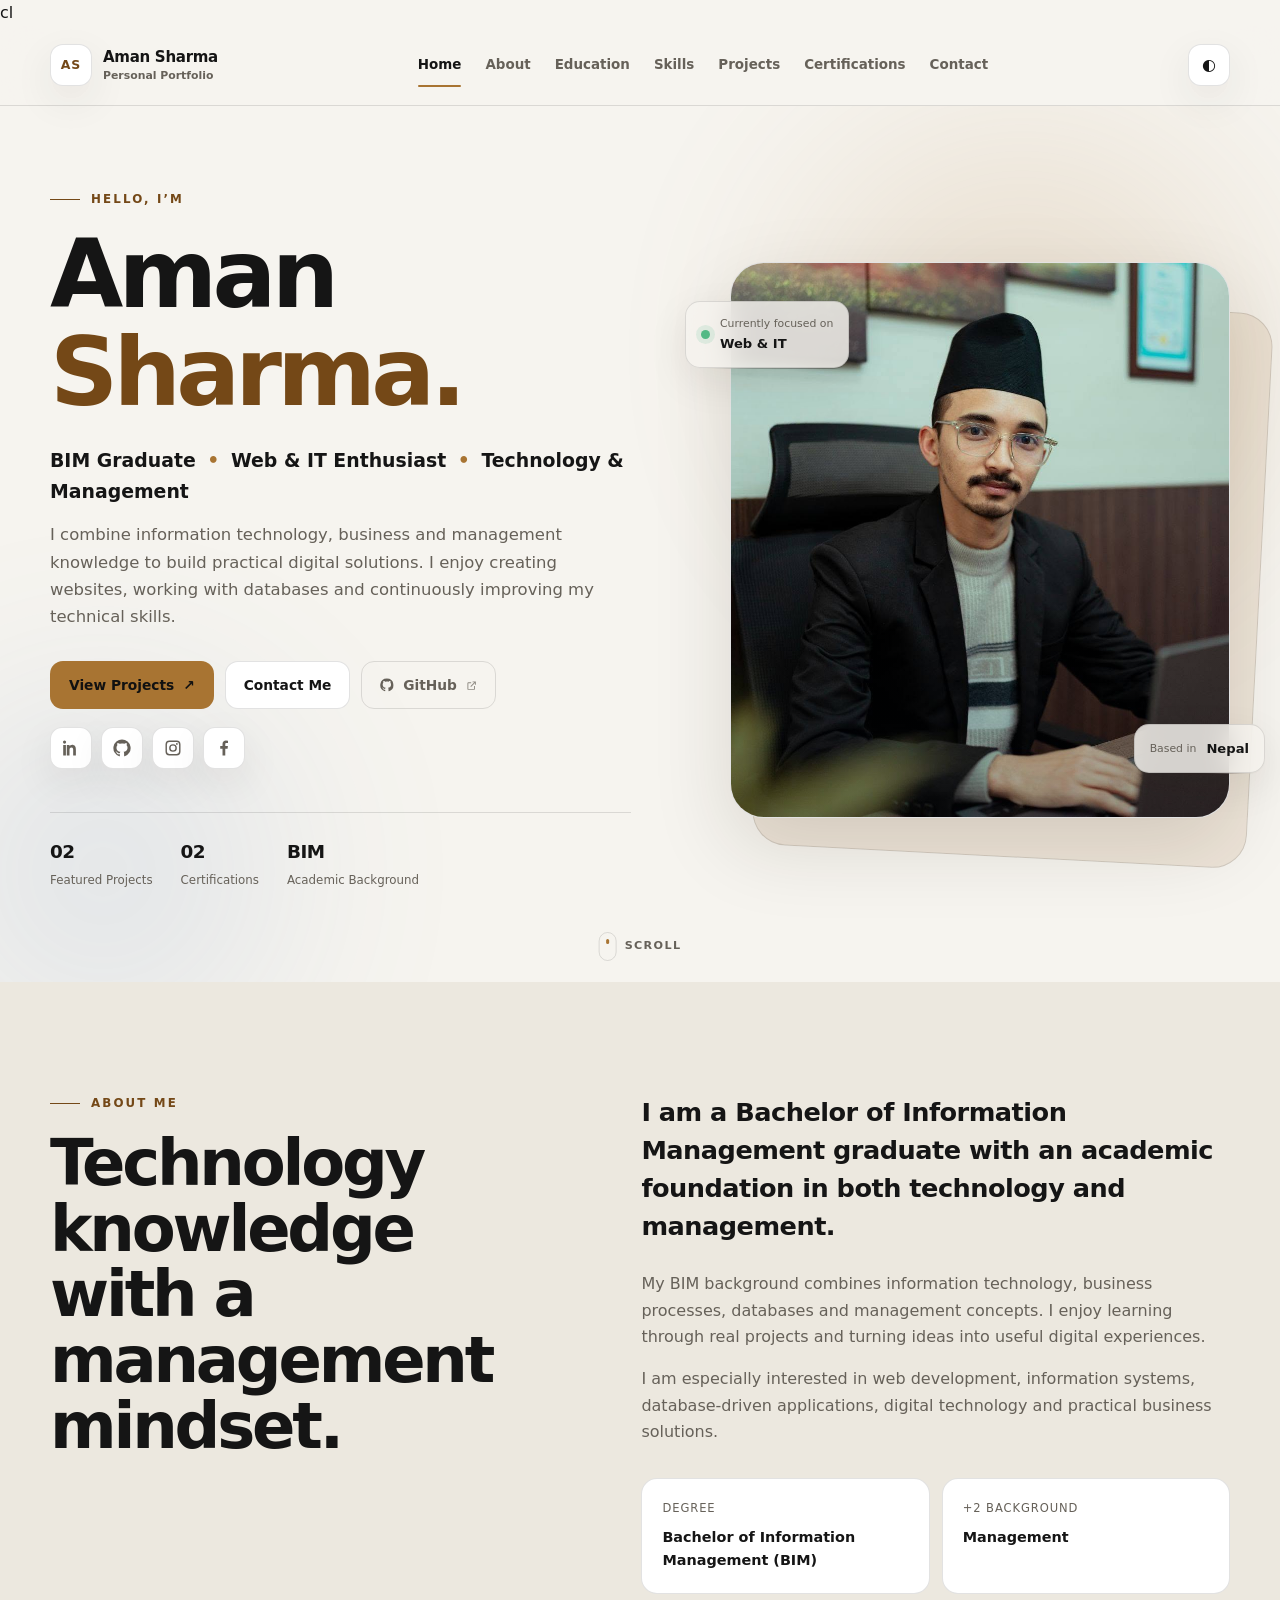
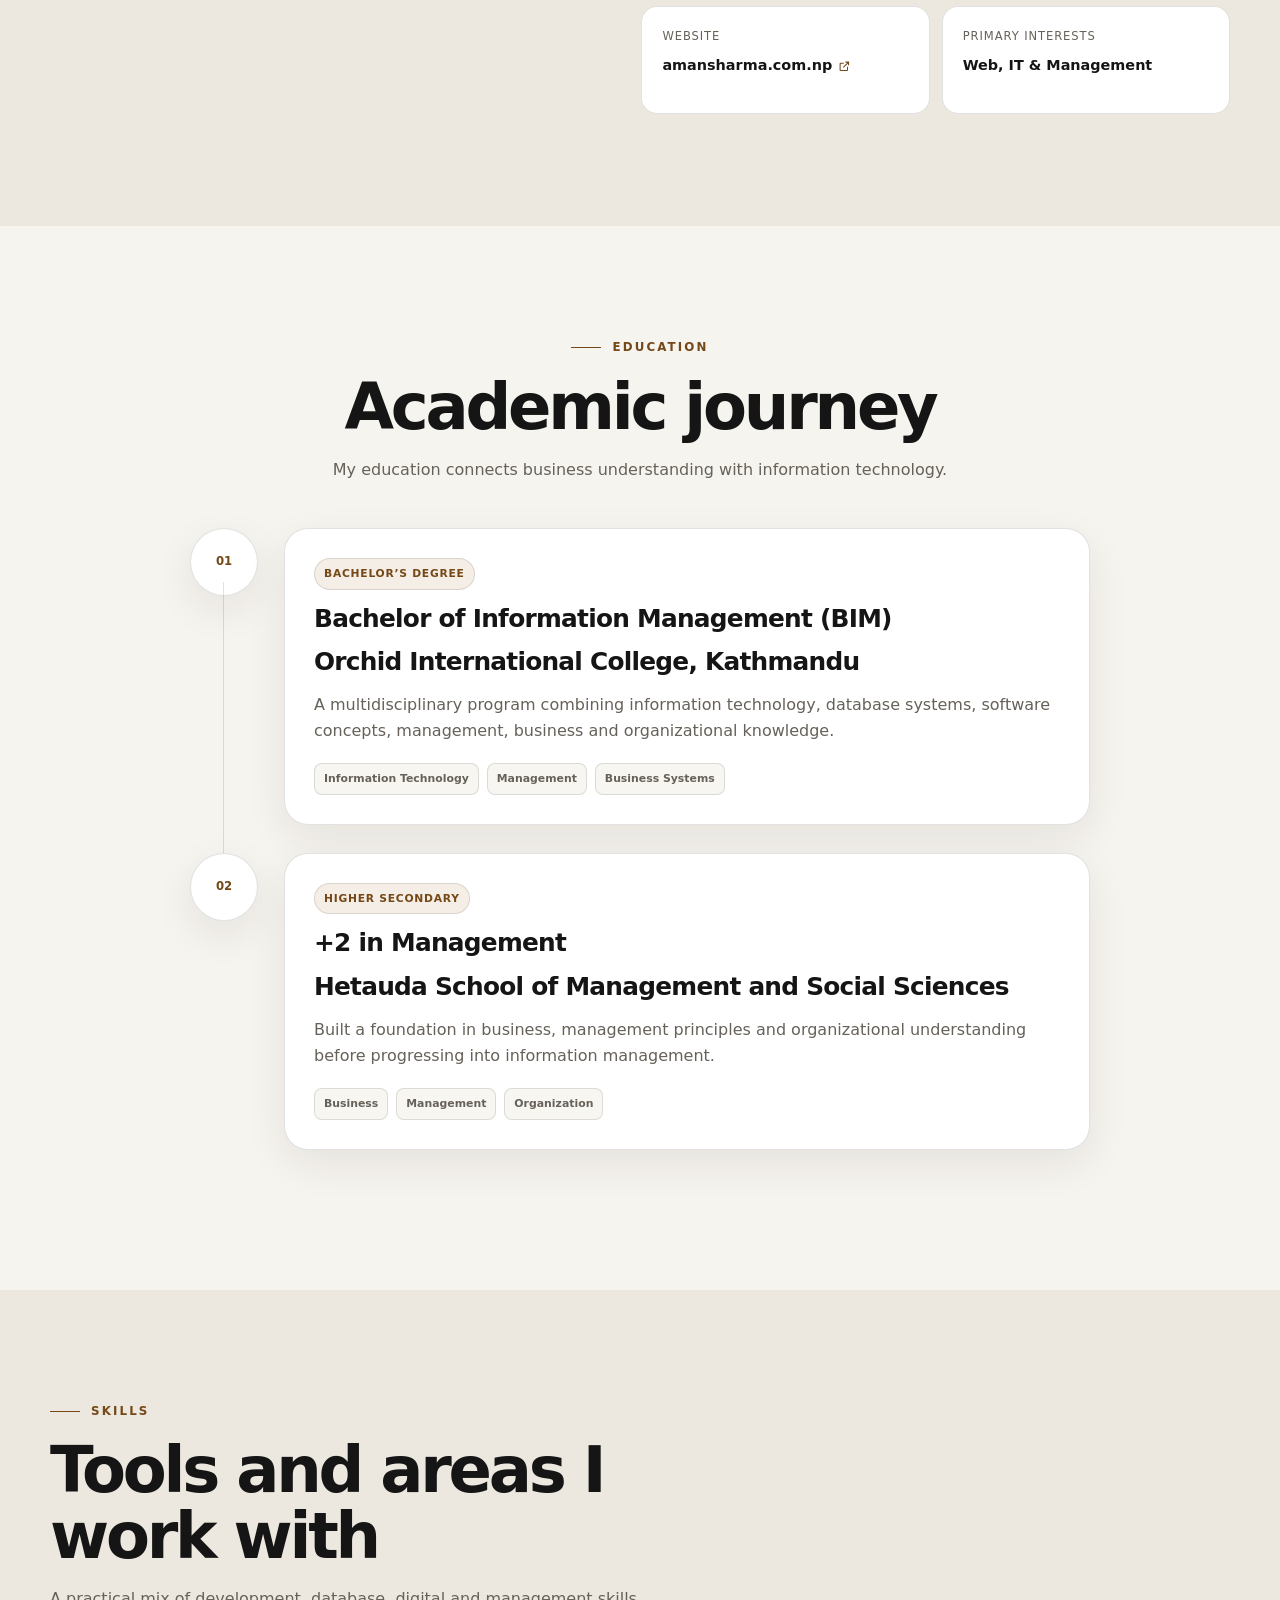
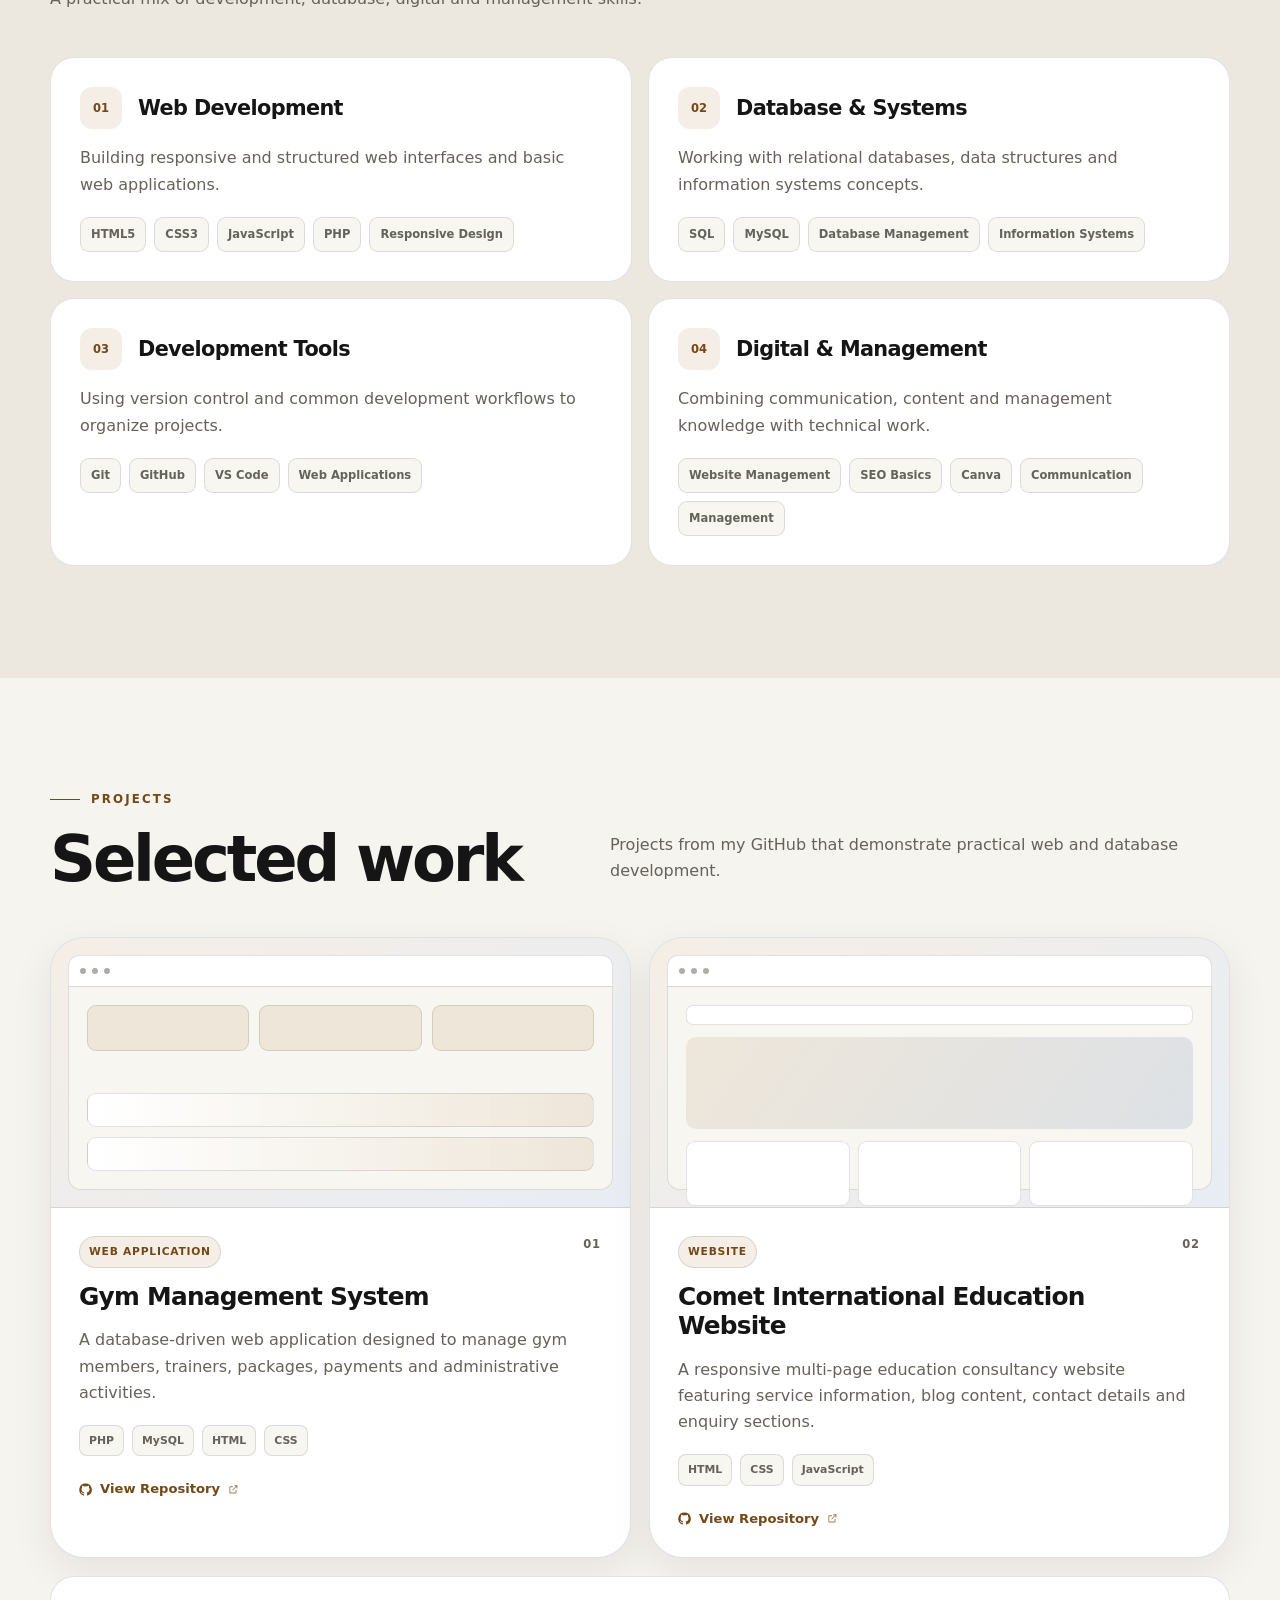
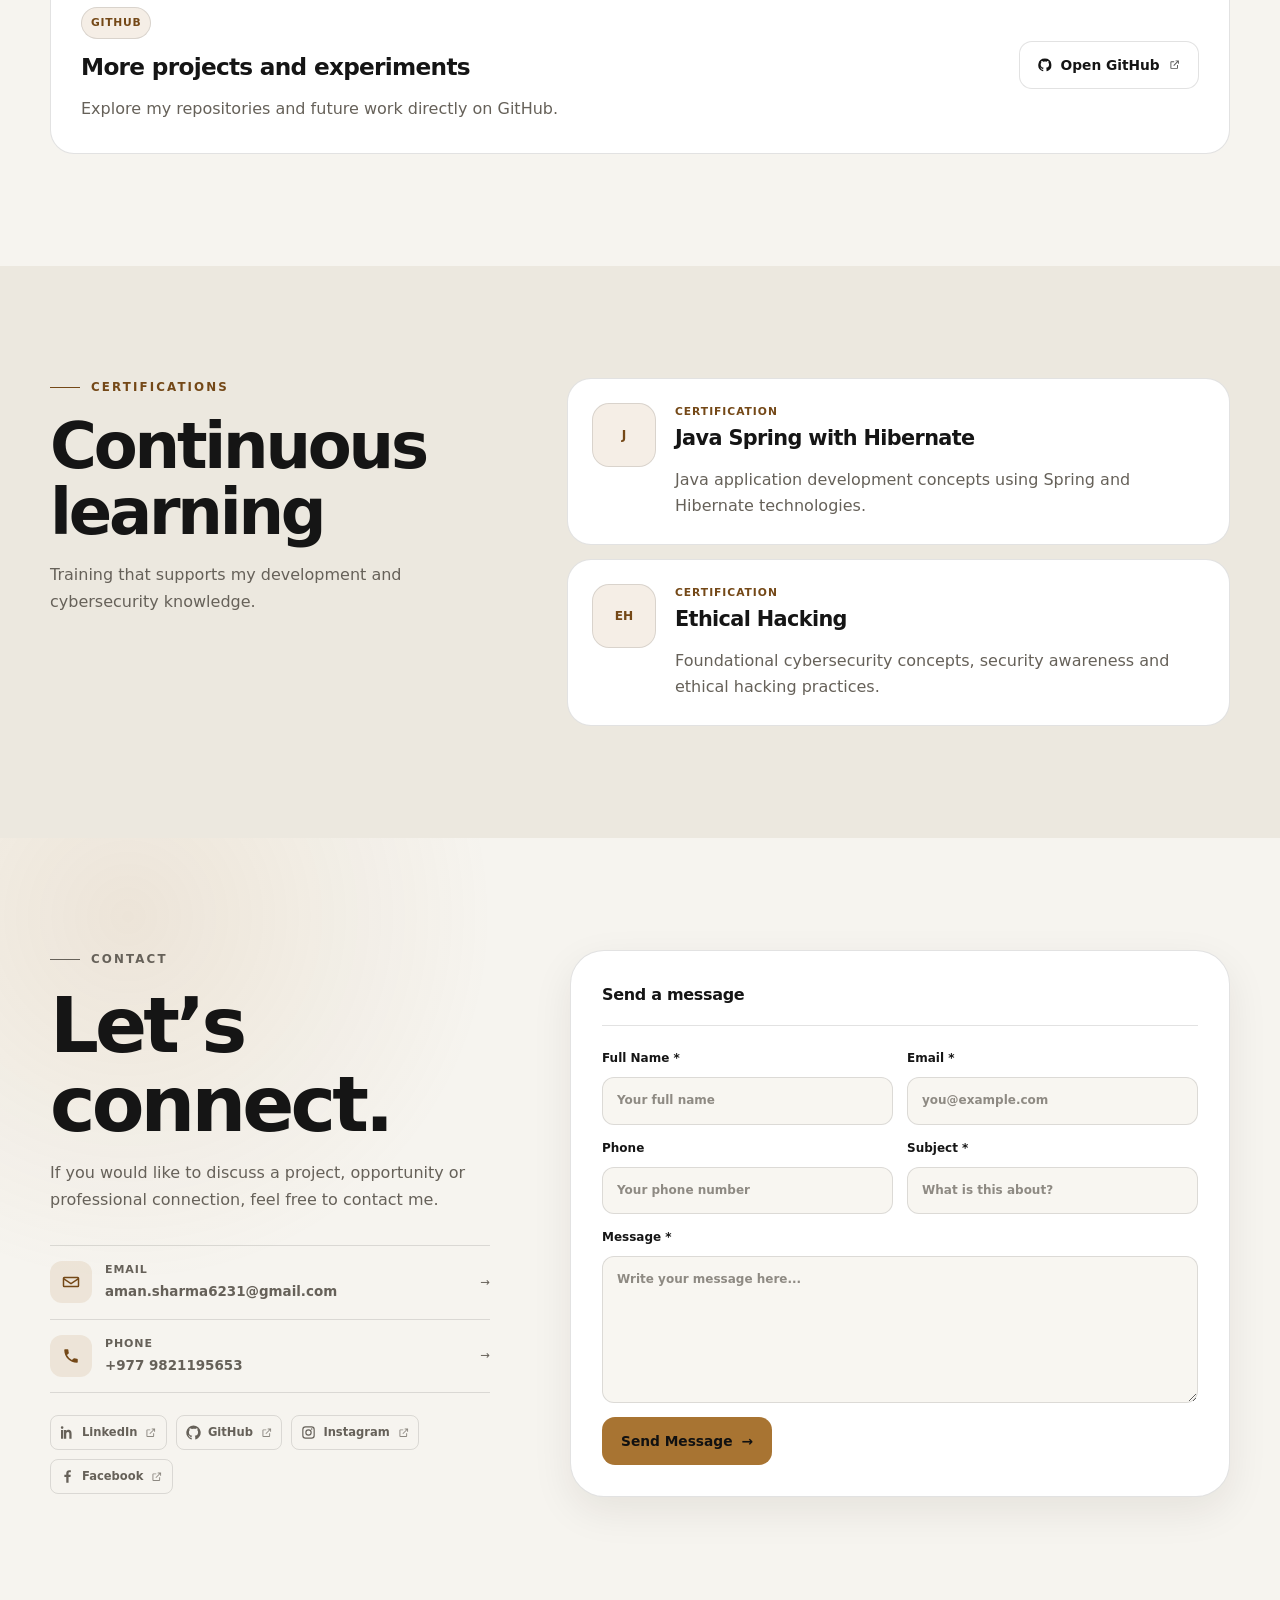
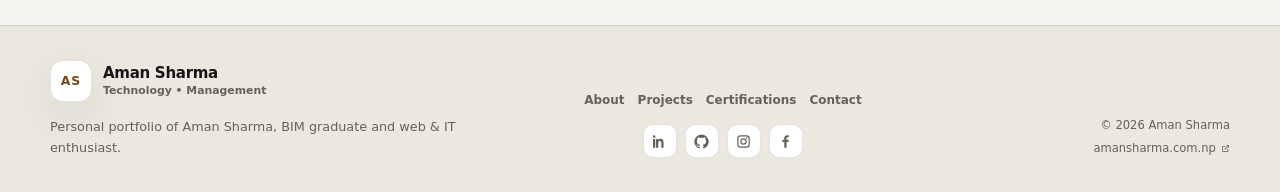
<file: index.html>
cl<!doctype html>
<html lang="en" data-theme="dark">
<head>
  <meta charset="utf-8">
  <meta name="viewport" content="width=device-width, initial-scale=1, viewport-fit=cover">
  <meta name="theme-color" content="#0a0f18">
  <meta name="description" content="Official personal portfolio of Aman Sharma — BIM graduate, web and IT enthusiast with interests in technology, management and digital solutions.">
  <meta name="keywords" content="Aman Sharma, Aman Sharma Nepal, BIM graduate Nepal, web developer Nepal, portfolio, information management, PHP, JavaScript, MySQL">
  <meta name="author" content="Aman Sharma">
  <meta name="robots" content="index, follow">

  <link rel="canonical" href="https://amansharma.com.np/">
  <link rel="icon" href="assets/images/favicon.svg" type="image/svg+xml">
  <link rel="manifest" href="manifest.webmanifest">
  <link rel="stylesheet" href="css/style.css">

  <meta property="og:type" content="website">
  <meta property="og:title" content="Aman Sharma | Personal Portfolio">
  <meta property="og:description" content="BIM Graduate | Web & IT Enthusiast | Technology & Management">
  <meta property="og:url" content="https://amansharma.com.np/">
  <meta property="og:image" content="https://amansharma.com.np/assets/images/aman.jpg">
  <meta property="og:site_name" content="Aman Sharma">

  <meta name="twitter:card" content="summary_large_image">
  <meta name="twitter:title" content="Aman Sharma | Personal Portfolio">
  <meta name="twitter:description" content="BIM Graduate | Web & IT Enthusiast | Technology & Management">
  <meta name="twitter:image" content="https://amansharma.com.np/assets/images/aman.jpg">

  <title>Aman Sharma | Personal Portfolio</title>

  <script type="application/ld+json">
  {
    "@context": "https://schema.org",
    "@type": "Person",
    "name": "Aman Sharma",
    "url": "https://amansharma.com.np/",
    "email": "mailto:aman.sharma6231@gmail.com",
    "telephone": "+9779860945752",
    "image": "https://amansharma.com.np/assets/images/aman.jpg",
    "sameAs": [
      "https://www.facebook.com/amansharma7978/",
      "https://www.instagram.com/amansharma7978/",
      "https://www.linkedin.com/in/aman-sharma-056aa4278/",
      "https://github.com/callmeaman5752"
    ],
    "knowsAbout": ["Web Development", "Information Management", "PHP", "JavaScript", "MySQL", "Technology Management"]
  }
  </script>
</head>
<body>
  <!-- Reusable inline SVG icons: no external icon library required -->
  <svg class="svg-sprite" aria-hidden="true" focusable="false">
    <symbol id="icon-github" viewBox="0 0 24 24"><path d="M12 .7a11.5 11.5 0 0 0-3.64 22.41c.58.1.79-.25.79-.56v-2.24c-3.22.7-3.9-1.37-3.9-1.37-.52-1.35-1.29-1.71-1.29-1.71-1.05-.72.08-.7.08-.7 1.16.08 1.77 1.2 1.77 1.2 1.04 1.78 2.72 1.26 3.38.97.1-.75.4-1.27.74-1.56-2.57-.29-5.27-1.29-5.27-5.72 0-1.26.45-2.3 1.19-3.11-.12-.29-.52-1.47.11-3.06 0 0 .97-.31 3.17 1.19A11 11 0 0 1 12 6.05c.98 0 1.96.13 2.88.39 2.2-1.5 3.16-1.19 3.16-1.19.64 1.59.24 2.77.12 3.06.74.81 1.18 1.85 1.18 3.11 0 4.45-2.71 5.42-5.29 5.71.42.36.78 1.06.78 2.14v3.28c0 .31.21.67.8.56A11.5 11.5 0 0 0 12 .7Z"/></symbol>
    <symbol id="icon-linkedin" viewBox="0 0 24 24"><path d="M5.2 7.9H1.6V22h3.6V7.9ZM3.4 2A2.1 2.1 0 1 0 3.4 6.2 2.1 2.1 0 0 0 3.4 2Zm10.4 5.6c-2 0-3.2 1.1-3.8 2.1V7.9H6.4V22H10v-7c0-1.84.35-3.62 2.63-3.62 2.24 0 2.27 2.1 2.27 3.74V22h3.61v-7.75c0-3.8-.82-6.65-5.71-6.65Z"/></symbol>
    <symbol id="icon-instagram" viewBox="0 0 24 24"><path d="M7.2 2h9.6A5.2 5.2 0 0 1 22 7.2v9.6a5.2 5.2 0 0 1-5.2 5.2H7.2A5.2 5.2 0 0 1 2 16.8V7.2A5.2 5.2 0 0 1 7.2 2Zm0 1.9A3.3 3.3 0 0 0 3.9 7.2v9.6a3.3 3.3 0 0 0 3.3 3.3h9.6a3.3 3.3 0 0 0 3.3-3.3V7.2a3.3 3.3 0 0 0-3.3-3.3H7.2Zm9.98 1.43a1.22 1.22 0 1 1 0 2.44 1.22 1.22 0 0 1 0-2.44ZM12 6.85A5.15 5.15 0 1 1 12 17.15 5.15 5.15 0 0 1 12 6.85Zm0 1.86A3.29 3.29 0 1 0 12 15.29 3.29 3.29 0 0 0 12 8.71Z"/></symbol>
    <symbol id="icon-facebook" viewBox="0 0 24 24"><path d="M13.7 22v-9.1h3.05l.46-3.55H13.7V7.08c0-1.03.29-1.73 1.76-1.73h1.88V2.18A25 25 0 0 0 14.6 2c-2.71 0-4.57 1.65-4.57 4.69v2.66H6.96v3.55h3.07V22h3.67Z"/></symbol>
    <symbol id="icon-mail" viewBox="0 0 24 24"><path d="M3 5h18a2 2 0 0 1 2 2v10a2 2 0 0 1-2 2H3a2 2 0 0 1-2-2V7a2 2 0 0 1 2-2Zm0 2 9 6 9-6H3Zm18 10V9.4l-8.45 5.63a1 1 0 0 1-1.1 0L3 9.4V17h18Z"/></symbol>
    <symbol id="icon-phone" viewBox="0 0 24 24"><path d="M6.62 10.79a15.46 15.46 0 0 0 6.59 6.59l2.2-2.2a1 1 0 0 1 1.02-.24c1.12.37 2.33.57 3.57.57a1 1 0 0 1 1 1V20a1 1 0 0 1-1 1C10.61 21 3 13.39 3 4a1 1 0 0 1 1-1h3.5a1 1 0 0 1 1 1c0 1.25.2 2.45.57 3.57a1 1 0 0 1-.25 1.02l-2.2 2.2Z"/></symbol>
    <symbol id="icon-globe" viewBox="0 0 24 24"><path d="M12 2a10 10 0 1 1 0 20 10 10 0 0 1 0-20Zm6.93 9a8 8 0 0 0-1.62-4.15A12.8 12.8 0 0 1 15.78 11h3.15Zm-5.14 0A10.72 10.72 0 0 0 12 5.1 10.72 10.72 0 0 0 10.21 11h3.58ZM8.22 11a12.8 12.8 0 0 1 1.53-4.15A8 8 0 0 0 8.22 11Zm0 2H5.07a8 8 0 0 0 1.62 4.15A12.8 12.8 0 0 1 8.22 13Zm2 0A10.72 10.72 0 0 0 12 18.9 10.72 10.72 0 0 0 13.79 13h-3.58Zm5.56 0a12.8 12.8 0 0 1-1.53 4.15A8 8 0 0 0 18.93 13h-3.15Z"/></symbol>
    <symbol id="icon-external" viewBox="0 0 24 24"><path d="M14 3h7v7h-2V6.41l-8.3 8.3-1.4-1.42L17.58 5H14V3ZM5 5h6v2H5v12h12v-6h2v6a2 2 0 0 1-2 2H5a2 2 0 0 1-2-2V7a2 2 0 0 1 2-2Z"/></symbol>
    <symbol id="icon-code" viewBox="0 0 24 24"><path d="m8.7 16.6-1.4 1.4L1.3 12l6-6 1.4 1.4L4.1 12l4.6 4.6Zm6.6 0 4.6-4.6-4.6-4.6L16.7 6l6 6-6 6-1.4-1.4ZM10.1 21l3.8-18h2L12.1 21h-2Z"/></symbol>
  </svg>
  <a class="skip-link" href="#main">Skip to main content</a>
  <div class="scroll-progress" id="scroll-progress" aria-hidden="true"></div>

  <header class="site-header" id="top">
    <div class="container header-inner">
      <a class="brand" href="#home" aria-label="Aman Sharma home">
        <span class="brand-mark" aria-hidden="true">AS</span>
        <span class="brand-copy">
          <strong>Aman Sharma</strong>
          <small>Personal Portfolio</small>
        </span>
      </a>

      <nav class="nav" id="site-nav" aria-label="Primary navigation">
        <a href="#home">Home</a>
        <a href="#about">About</a>
        <a href="#education">Education</a>
        <a href="#skills">Skills</a>
        <a href="#projects">Projects</a>
        <a href="#certifications">Certifications</a>
        <a href="#contact">Contact</a>
      </nav>

      <div class="header-actions">
        <button class="icon-button" id="theme-toggle" type="button" aria-label="Switch color theme" title="Switch color theme">
          <span class="theme-icon" aria-hidden="true">◐</span>
        </button>
        <button class="menu-button" id="menu-toggle" type="button" aria-expanded="false" aria-controls="site-nav" aria-label="Open navigation menu">
          <span></span><span></span><span></span>
        </button>
      </div>
    </div>
  </header>

  <main id="main">
    <section class="hero section" id="home" aria-labelledby="hero-title">
      <div class="hero-orb hero-orb-one" aria-hidden="true"></div>
      <div class="hero-orb hero-orb-two" aria-hidden="true"></div>

      <div class="container hero-grid">
        <div class="hero-copy reveal">
          <p class="eyebrow"><span></span> HELLO, I’M</p>
          <h1 id="hero-title">Aman <span>Sharma.</span></h1>
          <p class="hero-role">BIM Graduate <i>•</i> Web &amp; IT Enthusiast <i>•</i> Technology &amp; Management</p>
          <p class="hero-text">
            I combine information technology, business and management knowledge to build practical digital solutions. I enjoy creating websites, working with databases and continuously improving my technical skills.
          </p>

          <div class="hero-actions">
            <a class="button button-primary" href="#projects">View Projects <span aria-hidden="true">↗</span></a>
            <a class="button button-secondary" href="#contact">Contact Me</a>
            <a class="button button-ghost" href="https://github.com/callmeaman5752" target="_blank" rel="noopener noreferrer"><svg class="link-icon" aria-hidden="true"><use href="#icon-github"></use></svg>GitHub<svg class="external-icon" aria-hidden="true"><use href="#icon-external"></use></svg></a>
          </div>

          <div class="hero-socials" aria-label="Social profiles">
            <a class="social-icon" href="https://www.linkedin.com/in/aman-sharma-056aa4278/" target="_blank" rel="noopener noreferrer" aria-label="LinkedIn" title="LinkedIn"><svg aria-hidden="true"><use href="#icon-linkedin"></use></svg></a>
            <a class="social-icon" href="https://github.com/callmeaman5752" target="_blank" rel="noopener noreferrer" aria-label="GitHub" title="GitHub"><svg aria-hidden="true"><use href="#icon-github"></use></svg></a>
            <a class="social-icon" href="https://www.instagram.com/amansharma7978/" target="_blank" rel="noopener noreferrer" aria-label="Instagram" title="Instagram"><svg aria-hidden="true"><use href="#icon-instagram"></use></svg></a>
            <a class="social-icon" href="https://www.facebook.com/amansharma7978/" target="_blank" rel="noopener noreferrer" aria-label="Facebook" title="Facebook"><svg aria-hidden="true"><use href="#icon-facebook"></use></svg></a>
          </div>

          <div class="hero-meta" aria-label="Quick profile information">
            <div><strong>02</strong><span>Featured Projects</span></div>
            <div><strong>02</strong><span>Certifications</span></div>
            <div><strong>BIM</strong><span>Academic Background</span></div>
          </div>
        </div>

        <div class="hero-visual reveal">
          <div class="portrait-shell">
            <div class="portrait-accent" aria-hidden="true"></div>
            <div class="portrait-frame">
              <img src="assets/images/aman.jpg" alt="Aman Sharma sitting at a desk" width="1100" height="1100" fetchpriority="high">
            </div>
            <div class="floating-card floating-card-top">
              <span class="status-dot" aria-hidden="true"></span>
              <div><small>Currently focused on</small><strong>Web &amp; IT</strong></div>
            </div>
            <div class="floating-card floating-card-bottom">
              <small>Based in</small>
              <strong>Nepal</strong>
            </div>
          </div>
        </div>
      </div>

      <a class="scroll-cue" href="#about" aria-label="Scroll to About section"><span></span>Scroll</a>
    </section>

    <section class="section section-muted" id="about" aria-labelledby="about-title">
      <div class="container about-grid">
        <div class="section-heading reveal">
          <p class="eyebrow"><span></span> ABOUT ME</p>
          <h2 id="about-title">Technology knowledge with a management mindset.</h2>
        </div>

        <div class="about-content reveal">
          <p class="lead">
            I am a Bachelor of Information Management graduate with an academic foundation in both technology and management.
          </p>
          <p>
            My BIM background combines information technology, business processes, databases and management concepts. I enjoy learning through real projects and turning ideas into useful digital experiences.
          </p>
          <p>
            I am especially interested in web development, information systems, database-driven applications, digital technology and practical business solutions.
          </p>

          <div class="facts-grid">
            <article>
              <span>Degree</span>
              <strong>Bachelor of Information Management (BIM)</strong>
            </article>
            <article>
              <span>+2 Background</span>
              <strong>Management</strong>
            </article>
            <article>
              <span>Website</span>
              <strong><a class="inline-external" href="https://amansharma.com.np/" target="_blank" rel="noopener noreferrer">amansharma.com.np <svg aria-hidden="true"><use href="#icon-external"></use></svg></a></strong>
            </article>
            <article>
              <span>Primary Interests</span>
              <strong>Web, IT &amp; Management</strong>
            </article>
          </div>
        </div>
      </div>
    </section>

    <section class="section" id="education" aria-labelledby="education-title">
      <div class="container">
        <div class="section-heading centered reveal">
          <p class="eyebrow"><span></span> EDUCATION</p>
          <h2 id="education-title">Academic journey</h2>
          <p>My education connects business understanding with information technology.</p>
        </div>

        <div class="timeline">
          <article class="timeline-item reveal">
            <div class="timeline-marker"><span>01</span></div>
            <div class="timeline-card">
              <span class="tag">Bachelor’s Degree</span>
              <h3>Bachelor of Information Management (BIM)</h3>
              <h3>Orchid International College, Kathmandu</h3>
              <p>A multidisciplinary program combining information technology, database systems, software concepts, management, business and organizational knowledge.</p>
              <div class="timeline-meta"><span>Information Technology</span><span>Management</span><span>Business Systems</span></div>
            </div>
          </article>

          <article class="timeline-item reveal">
            <div class="timeline-marker"><span>02</span></div>
            <div class="timeline-card">
              <span class="tag">Higher Secondary</span>
              <h3>+2 in Management</h3>
              <h3>Hetauda School of Management and Social Sciences</h3>
              <p>Built a foundation in business, management principles and organizational understanding before progressing into information management.</p>
              <div class="timeline-meta"><span>Business</span><span>Management</span><span>Organization</span></div>
            </div>
          </article>
        </div>
      </div>
    </section>

    <section class="section section-muted" id="skills" aria-labelledby="skills-title">
      <div class="container">
        <div class="section-heading reveal">
          <p class="eyebrow"><span></span> SKILLS</p>
          <h2 id="skills-title">Tools and areas I work with</h2>
          <p>A practical mix of development, database, digital and management skills.</p>
        </div>

        <div class="skills-grid">
          <article class="skill-card reveal">
            <div class="skill-head"><span>01</span><h3>Web Development</h3></div>
            <p>Building responsive and structured web interfaces and basic web applications.</p>
            <div class="chip-list"><span>HTML5</span><span>CSS3</span><span>JavaScript</span><span>PHP</span><span>Responsive Design</span></div>
          </article>

          <article class="skill-card reveal">
            <div class="skill-head"><span>02</span><h3>Database &amp; Systems</h3></div>
            <p>Working with relational databases, data structures and information systems concepts.</p>
            <div class="chip-list"><span>SQL</span><span>MySQL</span><span>Database Management</span><span>Information Systems</span></div>
          </article>

          <article class="skill-card reveal">
            <div class="skill-head"><span>03</span><h3>Development Tools</h3></div>
            <p>Using version control and common development workflows to organize projects.</p>
            <div class="chip-list"><span>Git</span><span>GitHub</span><span>VS Code</span><span>Web Applications</span></div>
          </article>

          <article class="skill-card reveal">
            <div class="skill-head"><span>04</span><h3>Digital &amp; Management</h3></div>
            <p>Combining communication, content and management knowledge with technical work.</p>
            <div class="chip-list"><span>Website Management</span><span>SEO Basics</span><span>Canva</span><span>Communication</span><span>Management</span></div>
          </article>
        </div>
      </div>
    </section>

    <section class="section" id="projects" aria-labelledby="projects-title">
      <div class="container">
        <div class="section-heading split-heading reveal">
          <div>
            <p class="eyebrow"><span></span> PROJECTS</p>
            <h2 id="projects-title">Selected work</h2>
          </div>
          <p>Projects from my GitHub that demonstrate practical web and database development.</p>
        </div>

        <div class="projects-grid">
          <article class="project-card project-featured reveal">
            <div class="project-preview project-preview-gym" aria-hidden="true">
              <div class="browser-bar"><i></i><i></i><i></i></div>
              <div class="preview-dashboard">
                <span></span><span></span><span></span>
                <div></div><div></div>
              </div>
            </div>
            <div class="project-content">
              <div class="project-number">01</div>
              <span class="tag">Web Application</span>
              <h3>Gym Management System</h3>
              <p>A database-driven web application designed to manage gym members, trainers, packages, payments and administrative activities.</p>
              <div class="tech-list"><span>PHP</span><span>MySQL</span><span>HTML</span><span>CSS</span></div>
              <a class="text-link" href="https://github.com/callmeaman5752/new_project" target="_blank" rel="noopener noreferrer"><svg class="link-icon" aria-hidden="true"><use href="#icon-github"></use></svg>View Repository <svg class="external-icon" aria-hidden="true"><use href="#icon-external"></use></svg></a>
            </div>
          </article>

          <article class="project-card reveal">
            <div class="project-preview project-preview-comet" aria-hidden="true">
              <div class="browser-bar"><i></i><i></i><i></i></div>
              <div class="preview-site"><div class="fake-nav"></div><div class="fake-hero"></div><div class="fake-cards"><span></span><span></span><span></span></div></div>
            </div>
            <div class="project-content">
              <div class="project-number">02</div>
              <span class="tag">Website</span>
              <h3>Comet International Education Website</h3>
              <p>A responsive multi-page education consultancy website featuring service information, blog content, contact details and enquiry sections.</p>
              <div class="tech-list"><span>HTML</span><span>CSS</span><span>JavaScript</span></div>
              <a class="text-link" href="https://github.com/callmeaman5752/Comet-website" target="_blank" rel="noopener noreferrer"><svg class="link-icon" aria-hidden="true"><use href="#icon-github"></use></svg>View Repository <svg class="external-icon" aria-hidden="true"><use href="#icon-external"></use></svg></a>
            </div>
          </article>
        </div>

        <div class="github-banner reveal">
          <div>
            <span class="tag">GitHub</span>
            <h3>More projects and experiments</h3>
            <p>Explore my repositories and future work directly on GitHub.</p>
          </div>
          <a class="button button-secondary" href="https://github.com/callmeaman5752" target="_blank" rel="noopener noreferrer"><svg class="link-icon" aria-hidden="true"><use href="#icon-github"></use></svg>Open GitHub <svg class="external-icon" aria-hidden="true"><use href="#icon-external"></use></svg></a>
        </div>
      </div>
    </section>

    <section class="section section-muted" id="certifications" aria-labelledby="certifications-title">
      <div class="container certifications-layout">
        <div class="section-heading reveal">
          <p class="eyebrow"><span></span> CERTIFICATIONS</p>
          <h2 id="certifications-title">Continuous learning</h2>
          <p>Training that supports my development and cybersecurity knowledge.</p>
        </div>

        <div class="cert-list">
          <article class="cert-card reveal">
            <div class="cert-icon" aria-hidden="true">J</div>
            <div><span>Certification</span><h3>Java Spring with Hibernate</h3><p>Java application development concepts using Spring and Hibernate technologies.</p></div>
          </article>
          <article class="cert-card reveal">
            <div class="cert-icon" aria-hidden="true">EH</div>
            <div><span>Certification</span><h3>Ethical Hacking</h3><p>Foundational cybersecurity concepts, security awareness and ethical hacking practices.</p></div>
          </article>
        </div>
      </div>
    </section>

    <section class="section contact-section" id="contact" aria-labelledby="contact-title">
      <div class="container contact-grid">
        <div class="contact-copy reveal">
          <p class="eyebrow"><span></span> CONTACT</p>
          <h2 id="contact-title">Let’s connect.</h2>
          <p>If you would like to discuss a project, opportunity or professional connection, feel free to contact me.</p>

          <div class="contact-links">
            <a href="mailto:aman.sharma6231@gmail.com"><span class="contact-link-icon"><svg aria-hidden="true"><use href="#icon-mail"></use></svg></span><span class="contact-link-copy"><small>Email</small><strong>aman.sharma6231@gmail.com</strong></span><span class="contact-link-arrow" aria-hidden="true">→</span></a>
            <a href="tel:+9779821195653"><span class="contact-link-icon"><svg aria-hidden="true"><use href="#icon-phone"></use></svg></span><span class="contact-link-copy"><small>Phone</small><strong>+977 9821195653</strong></span><span class="contact-link-arrow" aria-hidden="true">→</span></a>
            <!-- <a href="tel:+9779821195653"><span class="contact-link-icon"><svg aria-hidden="true"><use href="#icon-phone"></use></svg></span><span class="contact-link-copy"><small>Alternative</small><strong>+977 9821195653</strong></span><span class="contact-link-arrow" aria-hidden="true">→</span></a> -->
            <!-- <a href="https://amansharma.com.np/" target="_blank" rel="noopener noreferrer"><span class="contact-link-icon"><svg aria-hidden="true"><use href="#icon-globe"></use></svg></span><span class="contact-link-copy"><small>Website</small><strong>amansharma.com.np</strong></span><svg class="contact-link-external" aria-hidden="true"><use href="#icon-external"></use></svg></a> -->
          </div>

          <div class="social-links" aria-label="Social media links">
            <a href="https://www.linkedin.com/in/aman-sharma-056aa4278/" target="_blank" rel="noopener noreferrer"><svg aria-hidden="true"><use href="#icon-linkedin"></use></svg><span>LinkedIn</span><svg class="external-icon" aria-hidden="true"><use href="#icon-external"></use></svg></a>
            <a href="https://github.com/callmeaman5752" target="_blank" rel="noopener noreferrer"><svg aria-hidden="true"><use href="#icon-github"></use></svg><span>GitHub</span><svg class="external-icon" aria-hidden="true"><use href="#icon-external"></use></svg></a>
            <a href="https://www.instagram.com/amansharma7978/" target="_blank" rel="noopener noreferrer"><svg aria-hidden="true"><use href="#icon-instagram"></use></svg><span>Instagram</span><svg class="external-icon" aria-hidden="true"><use href="#icon-external"></use></svg></a>
            <a href="https://www.facebook.com/amansharma7978/" target="_blank" rel="noopener noreferrer"><svg aria-hidden="true"><use href="#icon-facebook"></use></svg><span>Facebook</span><svg class="external-icon" aria-hidden="true"><use href="#icon-external"></use></svg></a>
          </div>
        </div>

        <form class="contact-form reveal" id="contact-form" action="contact.php" method="post" novalidate>
          <div class="form-heading"><span>Send a message</span>
            <!-- <small>All fields marked * are required.</small> -->
          </div>

          <div class="form-row">
            <label>Full Name *<input type="text" name="name" autocomplete="name" minlength="2" maxlength="80" required placeholder="Your full name"></label>
            <label>Email *<input type="email" name="email" autocomplete="email" maxlength="120" required placeholder="you@example.com"></label>
          </div>

          <div class="form-row">
            <label>Phone<input type="tel" name="phone" autocomplete="tel" maxlength="30" placeholder="Your phone number"></label>
            <label>Subject *<input type="text" name="subject" maxlength="120" required placeholder="What is this about?"></label>
          </div>

          <label>Message *<textarea name="message" rows="6" minlength="10" maxlength="3000" required placeholder="Write your message here..."></textarea></label>

          <label class="honeypot" aria-hidden="true">Company website<input type="text" name="website" tabindex="-1" autocomplete="off"></label>

          <div class="form-footer">
            <button class="button button-primary" type="submit" id="submit-button">Send Message <span aria-hidden="true">→</span></button>
            <p id="form-status" class="form-status" role="status" aria-live="polite"></p>
          </div>
          <!-- <p class="form-note">If your hosting does not support PHP mail, you can always email me directly at <a class="inline-external" href="mailto:aman.sharma6231@gmail.com"><svg aria-hidden="true"><use href="#icon-mail"></use></svg>aman.sharma6231@gmail.com</a>.</p> -->
        </form>
      </div>
    </section>
  </main>

  <footer class="site-footer">
    <div class="container footer-grid">
      <div>
        <a class="brand footer-brand" href="#home"><span class="brand-mark">AS</span><span class="brand-copy"><strong>Aman Sharma</strong><small>Technology • Management</small></span></a>
        <p>Personal portfolio of Aman Sharma, BIM graduate and web &amp; IT enthusiast.</p>
      </div>
      <div>
        <div class="footer-links"><a href="#about">About</a><a href="#projects">Projects</a><a href="#certifications">Certifications</a><a href="#contact">Contact</a></div>
        <div class="footer-socials" aria-label="Social profiles">
          <a href="https://www.linkedin.com/in/aman-sharma-056aa4278/" target="_blank" rel="noopener noreferrer" aria-label="LinkedIn"><svg aria-hidden="true"><use href="#icon-linkedin"></use></svg></a>
          <a href="https://github.com/callmeaman5752" target="_blank" rel="noopener noreferrer" aria-label="GitHub"><svg aria-hidden="true"><use href="#icon-github"></use></svg></a>
          <a href="https://www.instagram.com/amansharma7978/" target="_blank" rel="noopener noreferrer" aria-label="Instagram"><svg aria-hidden="true"><use href="#icon-instagram"></use></svg></a>
          <a href="https://www.facebook.com/amansharma7978/" target="_blank" rel="noopener noreferrer" aria-label="Facebook"><svg aria-hidden="true"><use href="#icon-facebook"></use></svg></a>
        </div>
      </div>
      <div class="footer-copy"><span>© <span id="year"></span> Aman Sharma</span><a class="footer-domain" href="https://amansharma.com.np/" target="_blank" rel="noopener noreferrer">amansharma.com.np <svg aria-hidden="true"><use href="#icon-external"></use></svg></a></div>
    </div>
  </footer>

  <button class="back-to-top" id="back-to-top" type="button" aria-label="Back to top">↑</button>

  <script src="js/main.js" defer></script>
</body>
</html>
</file>
<file: css/style.css>
:root {
  --bg: #f6f4ef;
  --bg-alt: #ece8df;
  --surface: #ffffff;
  --surface-2: #f8f6f1;
  --text: #151515;
  --muted: #666159;
  --line: rgba(21, 21, 21, 0.12);
  --accent: #a87432;
  --accent-strong: #744817;
  --accent-soft: rgba(168, 116, 50, 0.12);
  --header: rgba(246, 244, 239, 0.84);
  --success: #297c58;
  --danger: #b54c4c;
  --shadow: 0 28px 80px rgba(39, 30, 18, 0.13);
  --shadow-soft: 0 14px 40px rgba(39, 30, 18, 0.08);
  --radius-xl: 34px;
  --radius-lg: 24px;
  --radius-md: 16px;
  --radius-sm: 11px;
  --container: 1180px;
  --header-height: 78px;
}

html[data-theme="dark"] {
  --bg: #0a0f18;
  --bg-alt: #101722;
  --surface: #131c29;
  --surface-2: #0e1621;
  --text: #f6f3ec;
  --muted: #a5aeba;
  --line: rgba(255, 255, 255, 0.10);
  --accent: #d9a75e;
  --accent-strong: #f2c57e;
  --accent-soft: rgba(217, 167, 94, 0.12);
  --header: rgba(10, 15, 24, 0.82);
  --success: #74d1a5;
  --danger: #f08b8b;
  --shadow: 0 28px 80px rgba(0, 0, 0, 0.32);
  --shadow-soft: 0 14px 40px rgba(0, 0, 0, 0.20);
}

* { box-sizing: border-box; }
html { scroll-behavior: smooth; }
body {
  margin: 0;
  min-width: 320px;
  background: var(--bg);
  color: var(--text);
  font-family: Inter, ui-sans-serif, system-ui, -apple-system, BlinkMacSystemFont, "Segoe UI", sans-serif;
  line-height: 1.65;
  text-rendering: optimizeLegibility;
  -webkit-font-smoothing: antialiased;
  overflow-x: hidden;
}
img { display: block; max-width: 100%; }
a { color: inherit; text-decoration: none; }
button, input, textarea { font: inherit; }
button, a { -webkit-tap-highlight-color: transparent; }
button { color: inherit; }
::selection { background: var(--accent); color: #111; }

.skip-link {
  position: fixed; z-index: 9999; left: 16px; top: 14px;
  padding: 10px 14px; border-radius: 10px;
  background: var(--text); color: var(--bg);
  transform: translateY(-180%); transition: transform .2s ease;
}
.skip-link:focus { transform: translateY(0); }

.scroll-progress {
  position: fixed; z-index: 2000; left: 0; top: 0; height: 3px; width: 0;
  background: var(--accent); box-shadow: 0 0 18px var(--accent);
}

.container { width: min(calc(100% - 40px), var(--container)); margin-inline: auto; }
.section { position: relative; padding: 112px 0; scroll-margin-top: calc(var(--header-height) + 10px); }
.section-muted { background: var(--bg-alt); }

.site-header {
  position: sticky; z-index: 1000; top: 0;
  border-bottom: 1px solid var(--line); background: var(--header);
  backdrop-filter: blur(18px); -webkit-backdrop-filter: blur(18px);
}
.header-inner { min-height: var(--header-height); display: flex; align-items: center; justify-content: space-between; gap: 24px; }
.brand { display: inline-flex; align-items: center; gap: 11px; min-width: max-content; }
.brand-mark {
  width: 42px; height: 42px; display: grid; place-items: center;
  border: 1px solid var(--line); border-radius: 13px; background: var(--surface);
  color: var(--accent-strong); font-size: .78rem; font-weight: 900; letter-spacing: .08em;
  box-shadow: var(--shadow-soft);
}
.brand-copy { display: grid; line-height: 1.1; gap: 4px; }
.brand-copy strong { font-size: .94rem; letter-spacing: -.02em; }
.brand-copy small { color: var(--muted); font-size: .68rem; font-weight: 650; }

.nav { display: flex; align-items: center; gap: 24px; }
.nav a {
  position: relative; padding: 28px 0; color: var(--muted);
  font-size: .84rem; font-weight: 750; transition: color .18s ease;
}
.nav a::after {
  content: ""; position: absolute; left: 0; right: 0; bottom: 18px; height: 2px;
  border-radius: 99px; background: var(--accent); transform: scaleX(0); transform-origin: left; transition: transform .2s ease;
}
.nav a:hover, .nav a.active { color: var(--text); }
.nav a.active::after { transform: scaleX(1); }

.header-actions { display: flex; align-items: center; gap: 9px; }
.icon-button, .menu-button, .back-to-top {
  border: 1px solid var(--line); background: var(--surface); color: var(--text);
  cursor: pointer; box-shadow: var(--shadow-soft);
}
.icon-button { width: 42px; height: 42px; border-radius: 13px; transition: transform .18s ease, border-color .18s ease; }
.icon-button:hover { transform: translateY(-2px); border-color: var(--accent); }
.menu-button { display: none; width: 44px; height: 44px; border-radius: 13px; padding: 10px; }
.menu-button span { display: block; width: 21px; height: 2px; margin: 4px auto; border-radius: 99px; background: currentColor; transition: transform .2s ease, opacity .2s ease; }
.menu-button[aria-expanded="true"] span:nth-child(1) { transform: translateY(6px) rotate(45deg); }
.menu-button[aria-expanded="true"] span:nth-child(2) { opacity: 0; }
.menu-button[aria-expanded="true"] span:nth-child(3) { transform: translateY(-6px) rotate(-45deg); }

.hero { min-height: calc(100vh - var(--header-height)); display: grid; align-items: center; padding: 84px 0 92px; overflow: hidden; }
.hero-grid { position: relative; z-index: 2; display: grid; grid-template-columns: 1.05fr .95fr; align-items: center; gap: 74px; }
.hero-orb { position: absolute; border-radius: 50%; filter: blur(105px); opacity: .16; pointer-events: none; }
.hero-orb-one { width: 440px; height: 440px; top: 3%; right: 3%; background: var(--accent); }
.hero-orb-two { width: 360px; height: 360px; left: -6%; bottom: -8%; background: #456fb2; opacity: .11; }
.eyebrow { display: flex; align-items: center; gap: 11px; margin: 0 0 17px; color: var(--accent-strong); font-size: .74rem; font-weight: 900; letter-spacing: .18em; }
.eyebrow span { width: 30px; height: 1px; background: currentColor; }
.hero h1, .section-heading h2, .contact-copy h2 { margin: 0; line-height: 1.03; letter-spacing: -.05em; font-weight: 850; }
.hero h1 { font-size: clamp(3.7rem, 7.4vw, 7.15rem); max-width: 800px; }
.hero h1 span { color: var(--accent-strong); }
.hero-role { margin: 24px 0 14px; font-size: clamp(1rem, 1.55vw, 1.18rem); font-weight: 760; }
.hero-role i { color: var(--accent); font-style: normal; margin: 0 5px; }
.hero-text { max-width: 670px; margin: 0; color: var(--muted); font-size: 1.03rem; }
.hero-actions { display: flex; flex-wrap: wrap; gap: 11px; margin-top: 31px; }
.button {
  min-height: 48px; display: inline-flex; align-items: center; justify-content: center; gap: 9px;
  border: 1px solid transparent; border-radius: 13px; padding: 0 18px; font-size: .86rem; font-weight: 800;
  cursor: pointer; transition: transform .18s ease, border-color .18s ease, background .18s ease, color .18s ease;
}
.button:hover { transform: translateY(-2px); }
.button-primary { background: var(--accent); color: #111; }
.button-primary:hover { background: var(--accent-strong); color: var(--bg); }
.button-secondary { background: var(--surface); border-color: var(--line); }
.button-secondary:hover { border-color: var(--accent); }
.button-ghost { background: transparent; border-color: var(--line); color: var(--muted); }
.button-ghost:hover { color: var(--text); border-color: var(--accent); }
.hero-meta { display: flex; gap: 28px; margin-top: 43px; padding-top: 24px; border-top: 1px solid var(--line); max-width: 640px; }
.hero-meta div { display: grid; gap: 3px; }
.hero-meta strong { font-size: 1.15rem; letter-spacing: -.03em; }
.hero-meta span { color: var(--muted); font-size: .74rem; }

.portrait-shell { position: relative; width: min(100%, 500px); margin-left: auto; }
.portrait-accent { position: absolute; inset: 7% -6% -7% 7%; border: 1px solid var(--line); border-radius: var(--radius-xl); background: var(--accent-soft); transform: rotate(3deg); }
.portrait-frame { position: relative; overflow: hidden; aspect-ratio: 4 / 4.45; border-radius: var(--radius-xl); border: 1px solid var(--line); background: var(--surface); box-shadow: var(--shadow); }
.portrait-frame::after { content: ""; position: absolute; inset: 0; background: linear-gradient(180deg, transparent 58%, rgba(4,8,14,.26)); pointer-events: none; }
.portrait-frame img { width: 100%; height: 100%; object-fit: cover; object-position: 50% 45%; }
.floating-card { position: absolute; z-index: 3; display: flex; align-items: center; gap: 10px; padding: 13px 15px; border: 1px solid var(--line); border-radius: 15px; background: var(--header); backdrop-filter: blur(14px); box-shadow: var(--shadow-soft); }
.floating-card small { display: block; color: var(--muted); font-size: .68rem; }
.floating-card strong { display: block; font-size: .82rem; }
.floating-card-top { top: 7%; left: -9%; }
.floating-card-bottom { right: -7%; bottom: 8%; }
.status-dot { width: 9px; height: 9px; border-radius: 50%; background: #53b985; box-shadow: 0 0 0 5px rgba(83,185,133,.14); }
.scroll-cue { position: absolute; z-index: 3; left: 50%; bottom: 21px; transform: translateX(-50%); display: flex; align-items: center; gap: 8px; color: var(--muted); font-size: .7rem; font-weight: 700; text-transform: uppercase; letter-spacing: .12em; }
.scroll-cue span { width: 18px; height: 29px; border: 1px solid var(--line); border-radius: 99px; position: relative; }
.scroll-cue span::after { content: ""; position: absolute; width: 3px; height: 5px; border-radius: 99px; background: var(--accent); left: 50%; top: 6px; transform: translateX(-50%); animation: scroll-dot 1.6s infinite; }
@keyframes scroll-dot { 0%,100% { transform: translate(-50%,0); opacity: .5; } 50% { transform: translate(-50%,9px); opacity: 1; } }

.section-heading { max-width: 700px; margin-bottom: 45px; }
.section-heading.centered { text-align: center; margin-inline: auto; }
.section-heading.centered .eyebrow { justify-content: center; }
.section-heading h2, .contact-copy h2 { font-size: clamp(2.5rem, 5vw, 4.65rem); }
.section-heading p:not(.eyebrow), .contact-copy > p { color: var(--muted); max-width: 620px; }
.section-heading.centered p:not(.eyebrow) { margin-inline: auto; }
.split-heading { max-width: none; display: flex; justify-content: space-between; align-items: end; gap: 50px; }
.split-heading > p { max-width: 420px; margin-bottom: 8px; }

.about-grid { display: grid; grid-template-columns: .92fr 1.08fr; gap: 90px; align-items: start; }
.about-content .lead { margin-top: 0; color: var(--text); font-size: clamp(1.25rem, 2vw, 1.62rem); line-height: 1.48; font-weight: 640; letter-spacing: -.02em; }
.about-content > p:not(.lead) { color: var(--muted); }
.facts-grid { display: grid; grid-template-columns: 1fr 1fr; gap: 12px; margin-top: 32px; }
.facts-grid article { min-height: 108px; padding: 20px; border: 1px solid var(--line); border-radius: var(--radius-md); background: var(--surface); }
.facts-grid span { display: block; margin-bottom: 8px; color: var(--muted); font-size: .72rem; text-transform: uppercase; letter-spacing: .08em; }
.facts-grid strong { font-size: .9rem; }

.timeline { max-width: 900px; margin: 0 auto; }
.timeline-item { display: grid; grid-template-columns: 68px 1fr; gap: 26px; position: relative; padding-bottom: 28px; }
.timeline-item:not(:last-child)::before { content: ""; position: absolute; left: 33px; top: 54px; bottom: -8px; width: 1px; background: var(--line); }
.timeline-marker { width: 68px; height: 68px; border-radius: 50%; display: grid; place-items: center; background: var(--surface); border: 1px solid var(--line); box-shadow: var(--shadow-soft); }
.timeline-marker span { color: var(--accent-strong); font-size: .73rem; font-weight: 900; }
.timeline-card { padding: 29px; border: 1px solid var(--line); border-radius: var(--radius-lg); background: var(--surface); box-shadow: var(--shadow-soft); }
.tag { display: inline-flex; padding: 6px 9px; border: 1px solid var(--line); border-radius: 99px; background: var(--accent-soft); color: var(--accent-strong); font-size: .67rem; font-weight: 850; text-transform: uppercase; letter-spacing: .07em; }
.timeline-card h3, .skill-card h3, .project-card h3, .cert-card h3, .github-banner h3 { margin: 14px 0 9px; line-height: 1.18; letter-spacing: -.03em; }
.timeline-card h3 { font-size: 1.55rem; }
.timeline-card p, .skill-card p, .project-card p, .cert-card p, .github-banner p { color: var(--muted); }
.timeline-meta, .tech-list { display: flex; flex-wrap: wrap; gap: 8px; margin-top: 18px; }
.timeline-meta span, .tech-list span { padding: 6px 9px; border-radius: 8px; background: var(--surface-2); border: 1px solid var(--line); color: var(--muted); font-size: .68rem; font-weight: 750; }

.skills-grid { display: grid; grid-template-columns: repeat(2, 1fr); gap: 16px; }
.skill-card { padding: 29px; border: 1px solid var(--line); border-radius: var(--radius-lg); background: var(--surface); transition: transform .2s ease, border-color .2s ease, box-shadow .2s ease; }
.skill-card:hover { transform: translateY(-5px); border-color: rgba(217,167,94,.46); box-shadow: var(--shadow-soft); }
.skill-head { display: flex; align-items: center; gap: 16px; }
.skill-head > span { width: 42px; height: 42px; display: grid; place-items: center; border-radius: 12px; background: var(--accent-soft); color: var(--accent-strong); font-size: .72rem; font-weight: 900; }
.skill-head h3 { margin: 0; font-size: 1.3rem; }
.chip-list { display: flex; flex-wrap: wrap; gap: 8px; margin-top: 19px; }
.chip-list span { padding: 7px 10px; border-radius: 9px; background: var(--surface-2); border: 1px solid var(--line); color: var(--muted); font-size: .72rem; font-weight: 730; }

.projects-grid { display: grid; grid-template-columns: 1fr 1fr; gap: 18px; }
.project-card { overflow: hidden; border: 1px solid var(--line); border-radius: var(--radius-xl); background: var(--surface); box-shadow: var(--shadow-soft); transition: transform .2s ease, border-color .2s ease; }
.project-card:hover { transform: translateY(-5px); border-color: rgba(217,167,94,.42); }
.project-preview { height: 270px; padding: 17px; background: linear-gradient(145deg, var(--accent-soft), rgba(67,105,163,.12)); border-bottom: 1px solid var(--line); }
.browser-bar { height: 31px; display: flex; align-items: center; gap: 6px; padding: 0 11px; border-radius: 11px 11px 0 0; background: var(--surface); border: 1px solid var(--line); border-bottom: 0; }
.browser-bar i { width: 6px; height: 6px; border-radius: 50%; background: var(--muted); opacity: .52; }
.preview-dashboard, .preview-site { height: calc(100% - 31px); border: 1px solid var(--line); border-radius: 0 0 13px 13px; background: var(--surface-2); padding: 18px; }
.preview-dashboard { display: grid; grid-template-columns: repeat(3, 1fr); gap: 10px; }
.preview-dashboard span { height: 46px; border-radius: 9px; background: var(--accent-soft); border: 1px solid var(--line); }
.preview-dashboard div { grid-column: span 3; border-radius: 9px; background: linear-gradient(90deg, var(--surface), var(--accent-soft)); border: 1px solid var(--line); }
.fake-nav { width: 100%; height: 20px; border-radius: 7px; background: var(--surface); border: 1px solid var(--line); }
.fake-hero { width: 100%; height: 92px; margin: 12px 0; border-radius: 10px; background: linear-gradient(125deg, var(--accent-soft), rgba(67,105,163,.15)); }
.fake-cards { display: grid; grid-template-columns: repeat(3,1fr); gap: 8px; }
.fake-cards span { height: 65px; border-radius: 9px; background: var(--surface); border: 1px solid var(--line); }
.project-content { padding: 28px; position: relative; }
.project-number { position: absolute; top: 27px; right: 29px; color: var(--muted); font-size: .72rem; font-weight: 900; letter-spacing: .08em; }
.project-card h3 { font-size: 1.55rem; max-width: 86%; }
.text-link { display: inline-flex; align-items: center; gap: 7px; margin-top: 22px; color: var(--accent-strong); font-size: .82rem; font-weight: 850; }
.text-link:hover { text-decoration: underline; text-underline-offset: 5px; }
.github-banner { margin-top: 18px; display: flex; align-items: center; justify-content: space-between; gap: 32px; padding: 30px; border: 1px solid var(--line); border-radius: var(--radius-lg); background: var(--surface); }
.github-banner h3 { font-size: 1.45rem; }
.github-banner p { margin-bottom: 0; }

.certifications-layout { display: grid; grid-template-columns: .8fr 1.2fr; gap: 75px; align-items: start; }
.cert-list { display: grid; gap: 14px; }
.cert-card { display: grid; grid-template-columns: 64px 1fr; gap: 19px; padding: 24px; border: 1px solid var(--line); border-radius: var(--radius-lg); background: var(--surface); transition: transform .2s ease, border-color .2s ease; }
.cert-card:hover { transform: translateX(5px); border-color: rgba(217,167,94,.44); }
.cert-icon { width: 64px; height: 64px; display: grid; place-items: center; border-radius: 17px; background: var(--accent-soft); color: var(--accent-strong); font-size: .76rem; font-weight: 900; border: 1px solid var(--line); }
.cert-card > div:last-child > span { color: var(--accent-strong); font-size: .67rem; font-weight: 850; text-transform: uppercase; letter-spacing: .09em; }
.cert-card h3 { margin-top: 6px; font-size: 1.3rem; }
.cert-card p { margin-bottom: 0; }

.contact-section { background: radial-gradient(circle at 10% 10%, var(--accent-soft), transparent 27%), var(--bg); }
.contact-grid { display: grid; grid-template-columns: .8fr 1.2fr; gap: 80px; align-items: start; }
.contact-copy h2 { font-size: clamp(3rem, 6vw, 5rem); }
.contact-links { display: grid; margin-top: 32px; border-top: 1px solid var(--line); }
.contact-links a { display: grid; grid-template-columns: 105px 1fr; gap: 16px; padding: 15px 0; border-bottom: 1px solid var(--line); transition: color .18s ease; }
.contact-links a:hover strong { color: var(--accent-strong); }
.contact-links span { color: var(--muted); font-size: .72rem; }
.contact-links strong { font-size: .84rem; overflow-wrap: anywhere; }
.social-links { display: flex; flex-wrap: wrap; gap: 9px; margin-top: 22px; }
.social-links a { padding: 7px 9px; border: 1px solid var(--line); border-radius: 8px; color: var(--muted); font-size: .72rem; font-weight: 750; }
.social-links a:hover { color: var(--text); border-color: var(--accent); }

.contact-form { padding: 31px; border: 1px solid var(--line); border-radius: var(--radius-xl); background: var(--surface); box-shadow: var(--shadow-soft); }
.form-heading { display: flex; justify-content: space-between; gap: 20px; margin-bottom: 23px; padding-bottom: 17px; border-bottom: 1px solid var(--line); }
.form-heading span { font-weight: 850; letter-spacing: -.02em; }
.form-heading small { color: var(--muted); }
.form-row { display: grid; grid-template-columns: 1fr 1fr; gap: 14px; }
.contact-form label { display: grid; gap: 8px; margin-bottom: 14px; font-size: .75rem; font-weight: 800; }
.contact-form input, .contact-form textarea { width: 100%; border: 1px solid var(--line); border-radius: 12px; background: var(--surface-2); color: var(--text); padding: 13px 14px; outline: none; transition: border-color .18s ease, box-shadow .18s ease; }
.contact-form input:focus, .contact-form textarea:focus { border-color: var(--accent); box-shadow: 0 0 0 3px var(--accent-soft); }
.contact-form input::placeholder, .contact-form textarea::placeholder { color: var(--muted); opacity: .72; }
.contact-form textarea { resize: vertical; min-height: 145px; }
.honeypot { position: absolute !important; width: 1px !important; height: 1px !important; overflow: hidden !important; clip: rect(0 0 0 0) !important; white-space: nowrap !important; }
.form-footer { display: flex; align-items: center; gap: 16px; margin-top: 5px; }
.form-status { margin: 0; color: var(--muted); font-size: .75rem; }
.form-status.success { color: var(--success); }
.form-status.error { color: var(--danger); }
.form-note { margin: 18px 0 0; color: var(--muted); font-size: .7rem; }
.form-note a { color: var(--accent-strong); text-decoration: underline; text-underline-offset: 3px; }

.site-footer { border-top: 1px solid var(--line); background: var(--bg-alt); padding: 34px 0; }
.footer-grid { display: grid; grid-template-columns: 1.2fr .7fr .8fr; align-items: end; gap: 30px; }
.footer-brand { margin-bottom: 14px; }
.site-footer p { max-width: 420px; margin: 0; color: var(--muted); font-size: .8rem; }
.footer-links { display: flex; flex-wrap: wrap; gap: 13px; justify-content: center; }
.footer-links a { color: var(--muted); font-size: .75rem; font-weight: 720; }
.footer-links a:hover { color: var(--text); }
.footer-copy { display: grid; text-align: right; color: var(--muted); font-size: .72rem; gap: 4px; }

.back-to-top { position: fixed; z-index: 999; right: 20px; bottom: 20px; width: 43px; height: 43px; border-radius: 13px; opacity: 0; visibility: hidden; transform: translateY(10px); transition: opacity .2s ease, visibility .2s ease, transform .2s ease, border-color .2s ease; }
.back-to-top.visible { opacity: 1; visibility: visible; transform: translateY(0); }
.back-to-top:hover { border-color: var(--accent); }

.reveal { opacity: 0; transform: translateY(24px); transition: opacity .65s ease, transform .65s ease; }
.reveal.visible { opacity: 1; transform: translateY(0); }

@media (max-width: 1080px) {
  .nav { gap: 17px; }
  .nav a { font-size: .78rem; }
  .hero-grid { gap: 44px; }
  .about-grid, .certifications-layout, .contact-grid { gap: 50px; }
}

@media (max-width: 900px) {
  :root { --header-height: 70px; }
  .menu-button { display: block; }
  .nav {
    position: absolute; top: calc(100% + 1px); left: 20px; right: 20px;
    display: grid; gap: 0; padding: 9px; border: 1px solid var(--line); border-radius: 16px;
    background: var(--surface); box-shadow: var(--shadow); opacity: 0; visibility: hidden; transform: translateY(-8px); transition: opacity .2s ease, visibility .2s ease, transform .2s ease;
  }
  .nav.open { opacity: 1; visibility: visible; transform: translateY(0); }
  .nav a { padding: 12px 13px; border-radius: 9px; }
  .nav a::after { display: none; }
  .nav a.active { background: var(--accent-soft); color: var(--accent-strong); }
  .hero { min-height: auto; padding-top: 70px; }
  .hero-grid { grid-template-columns: 1fr; }
  .hero-copy { order: 1; }
  .hero-visual { order: 0; }
  .portrait-shell { width: min(78vw, 460px); margin-inline: auto; }
  .hero h1 { font-size: clamp(3.6rem, 12vw, 6.2rem); }
  .hero-text { max-width: 760px; }
  .scroll-cue { display: none; }
  .about-grid, .certifications-layout, .contact-grid { grid-template-columns: 1fr; }
  .section-heading { margin-bottom: 34px; }
  .skills-grid, .projects-grid { grid-template-columns: 1fr; }
  .split-heading { display: block; }
  .split-heading > p { max-width: 650px; }
  .footer-grid { grid-template-columns: 1fr; align-items: start; }
  .footer-links { justify-content: flex-start; }
  .footer-copy { text-align: left; }
}

@media (max-width: 640px) {
  .container { width: min(calc(100% - 28px), var(--container)); }
  .section { padding: 82px 0; }
  .brand-copy small { display: none; }
  .hero { padding: 54px 0 70px; }
  .hero h1 { font-size: clamp(3.25rem, 16vw, 5rem); }
  .hero-role { line-height: 1.8; }
  .hero-role i { margin: 0 2px; }
  .hero-actions .button { flex: 1 1 auto; }
  .hero-meta { gap: 18px; flex-wrap: wrap; }
  .hero-meta div { min-width: 26%; }
  .portrait-shell { width: min(88vw, 430px); }
  .floating-card-top { left: -3%; top: 4%; }
  .floating-card-bottom { right: -2%; bottom: 6%; }
  .facts-grid { grid-template-columns: 1fr; }
  .timeline-item { grid-template-columns: 48px 1fr; gap: 14px; }
  .timeline-marker { width: 48px; height: 48px; }
  .timeline-item:not(:last-child)::before { left: 23px; top: 45px; }
  .timeline-card, .skill-card, .project-content, .contact-form { padding: 22px; }
  .project-preview { height: 220px; }
  .github-banner { display: grid; }
  .cert-card { grid-template-columns: 52px 1fr; gap: 14px; padding: 20px; }
  .cert-icon { width: 52px; height: 52px; border-radius: 14px; }
  .contact-links a { grid-template-columns: 80px 1fr; }
  .form-row { grid-template-columns: 1fr; gap: 0; }
  .form-heading { display: grid; }
  .form-footer { align-items: flex-start; flex-direction: column; }
}

@media (prefers-reduced-motion: reduce) {
  *, *::before, *::after { scroll-behavior: auto !important; animation-duration: .01ms !important; animation-iteration-count: 1 !important; transition-duration: .01ms !important; }
  .reveal { opacity: 1; transform: none; }
}

/* =========================================================
   Link & social icon system
   ========================================================= */
.svg-sprite {
  position: absolute;
  width: 0;
  height: 0;
  overflow: hidden;
}

.link-icon,
.external-icon,
.inline-external svg,
.contact-link-icon svg,
.contact-link-external,
.social-links svg,
.social-icon svg,
.footer-socials svg,
.footer-domain svg {
  width: 1em;
  height: 1em;
  flex: 0 0 auto;
  fill: currentColor;
}

.external-icon { width: .82em; height: .82em; opacity: .72; }

.inline-external {
  display: inline-flex;
  align-items: center;
  gap: 6px;
  color: inherit;
}
.inline-external svg { width: .88em; height: .88em; color: var(--accent-strong); }
.inline-external:hover { color: var(--accent-strong); }

.hero-socials {
  display: flex;
  align-items: center;
  gap: 9px;
  margin-top: 18px;
}
.social-icon {
  width: 42px;
  height: 42px;
  display: grid;
  place-items: center;
  border: 1px solid var(--line);
  border-radius: 12px;
  background: var(--surface);
  color: var(--muted);
  box-shadow: var(--shadow-soft);
  transition: transform .18s ease, color .18s ease, border-color .18s ease, background .18s ease;
}
.social-icon svg { width: 18px; height: 18px; }
.social-icon:hover {
  transform: translateY(-3px);
  color: var(--accent-strong);
  border-color: var(--accent);
  background: var(--accent-soft);
}

.text-link {
  display: inline-flex;
  align-items: center;
  gap: 8px;
}

/* Contact cards with visual icons */
.contact-links a {
  display: grid;
  grid-template-columns: 42px minmax(0, 1fr) 24px;
  align-items: center;
  gap: 13px;
}
.contact-link-icon {
  width: 42px;
  height: 42px;
  display: grid;
  place-items: center;
  border-radius: 12px;
  background: var(--accent-soft);
  color: var(--accent-strong);
}
.contact-link-icon svg { width: 18px; height: 18px; }
.contact-link-copy { min-width: 0; display: grid; gap: 2px; }
.contact-link-copy small {
  color: var(--muted);
  font-size: .69rem;
  font-weight: 750;
  text-transform: uppercase;
  letter-spacing: .08em;
}
.contact-link-copy strong {
  min-width: 0;
  overflow-wrap: anywhere;
}
.contact-link-arrow,
.contact-link-external {
  justify-self: end;
  color: var(--muted);
  transition: transform .18s ease, color .18s ease;
}
.contact-links a:hover .contact-link-arrow,
.contact-links a:hover .contact-link-external {
  color: var(--accent-strong);
  transform: translateX(2px);
}
.contact-link-external { width: 16px; height: 16px; fill: currentColor; }

.social-links a {
  display: inline-flex;
  align-items: center;
  gap: 7px;
}
.social-links a > svg:first-child { width: 15px; height: 15px; }
.social-links .external-icon { margin-left: 1px; }

.footer-socials {
  display: flex;
  align-items: center;
  justify-content: center;
  gap: 8px;
  margin-top: 13px;
}
.footer-socials a {
  width: 34px;
  height: 34px;
  display: grid;
  place-items: center;
  border: 1px solid var(--line);
  border-radius: 10px;
  color: var(--muted);
  background: var(--surface);
  transition: color .18s ease, border-color .18s ease, transform .18s ease;
}
.footer-socials a:hover {
  color: var(--accent-strong);
  border-color: var(--accent);
  transform: translateY(-2px);
}
.footer-socials svg { width: 15px; height: 15px; }
.footer-domain {
  display: inline-flex;
  align-items: center;
  justify-content: flex-end;
  gap: 5px;
  color: var(--muted);
}
.footer-domain:hover { color: var(--accent-strong); }
.footer-domain svg { width: .8em; height: .8em; }

@media (max-width: 900px) {
  .footer-socials { justify-content: flex-start; }
  .footer-domain { justify-content: flex-start; }
}

@media (max-width: 520px) {
  .hero-socials { margin-top: 15px; }
  .social-icon { width: 40px; height: 40px; }
  .contact-links a { grid-template-columns: 39px minmax(0, 1fr) 20px; gap: 10px; }
  .contact-link-icon { width: 39px; height: 39px; }
  .social-links { gap: 7px; }
  .social-links a { padding: 8px 9px; }
}

/* Specificity fix for contact icon color against legacy contact span rule */
.contact-links .contact-link-icon {
  color: var(--accent-strong);
  font-size: inherit;
}
</file>
